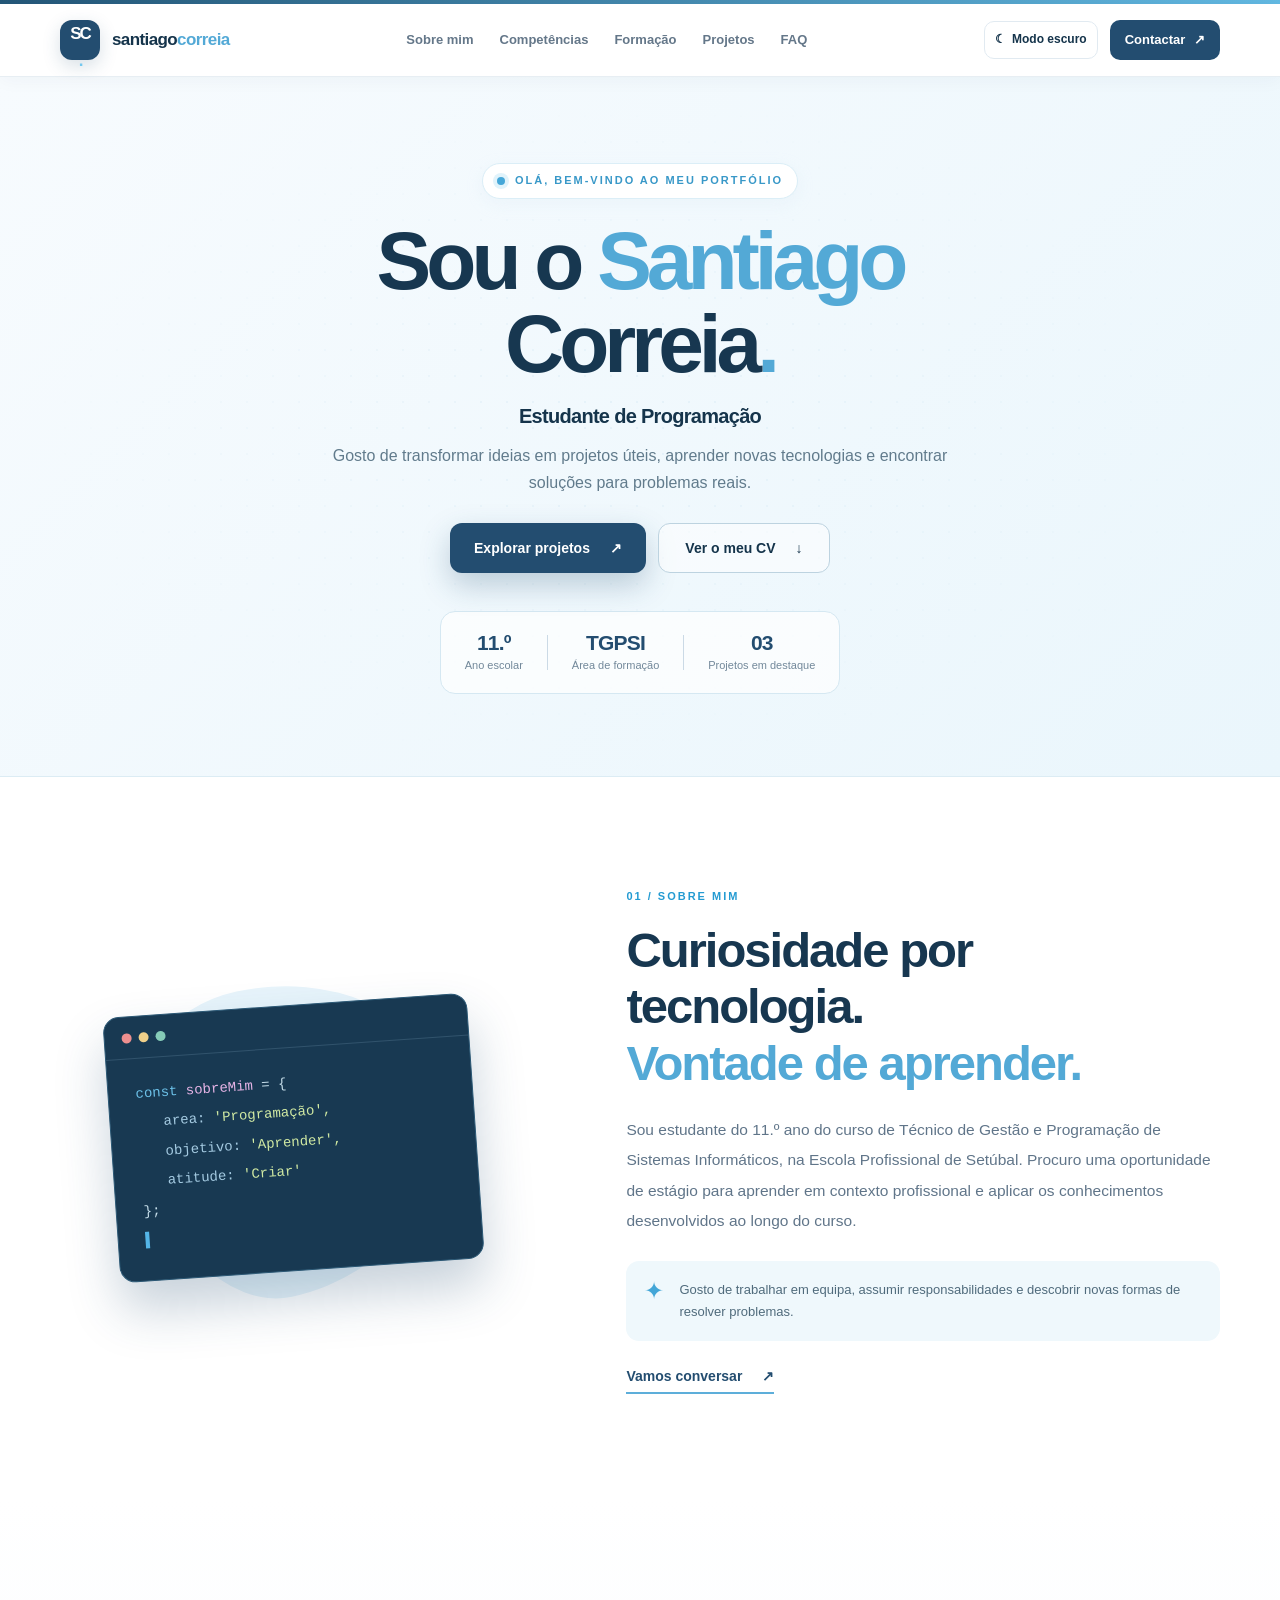
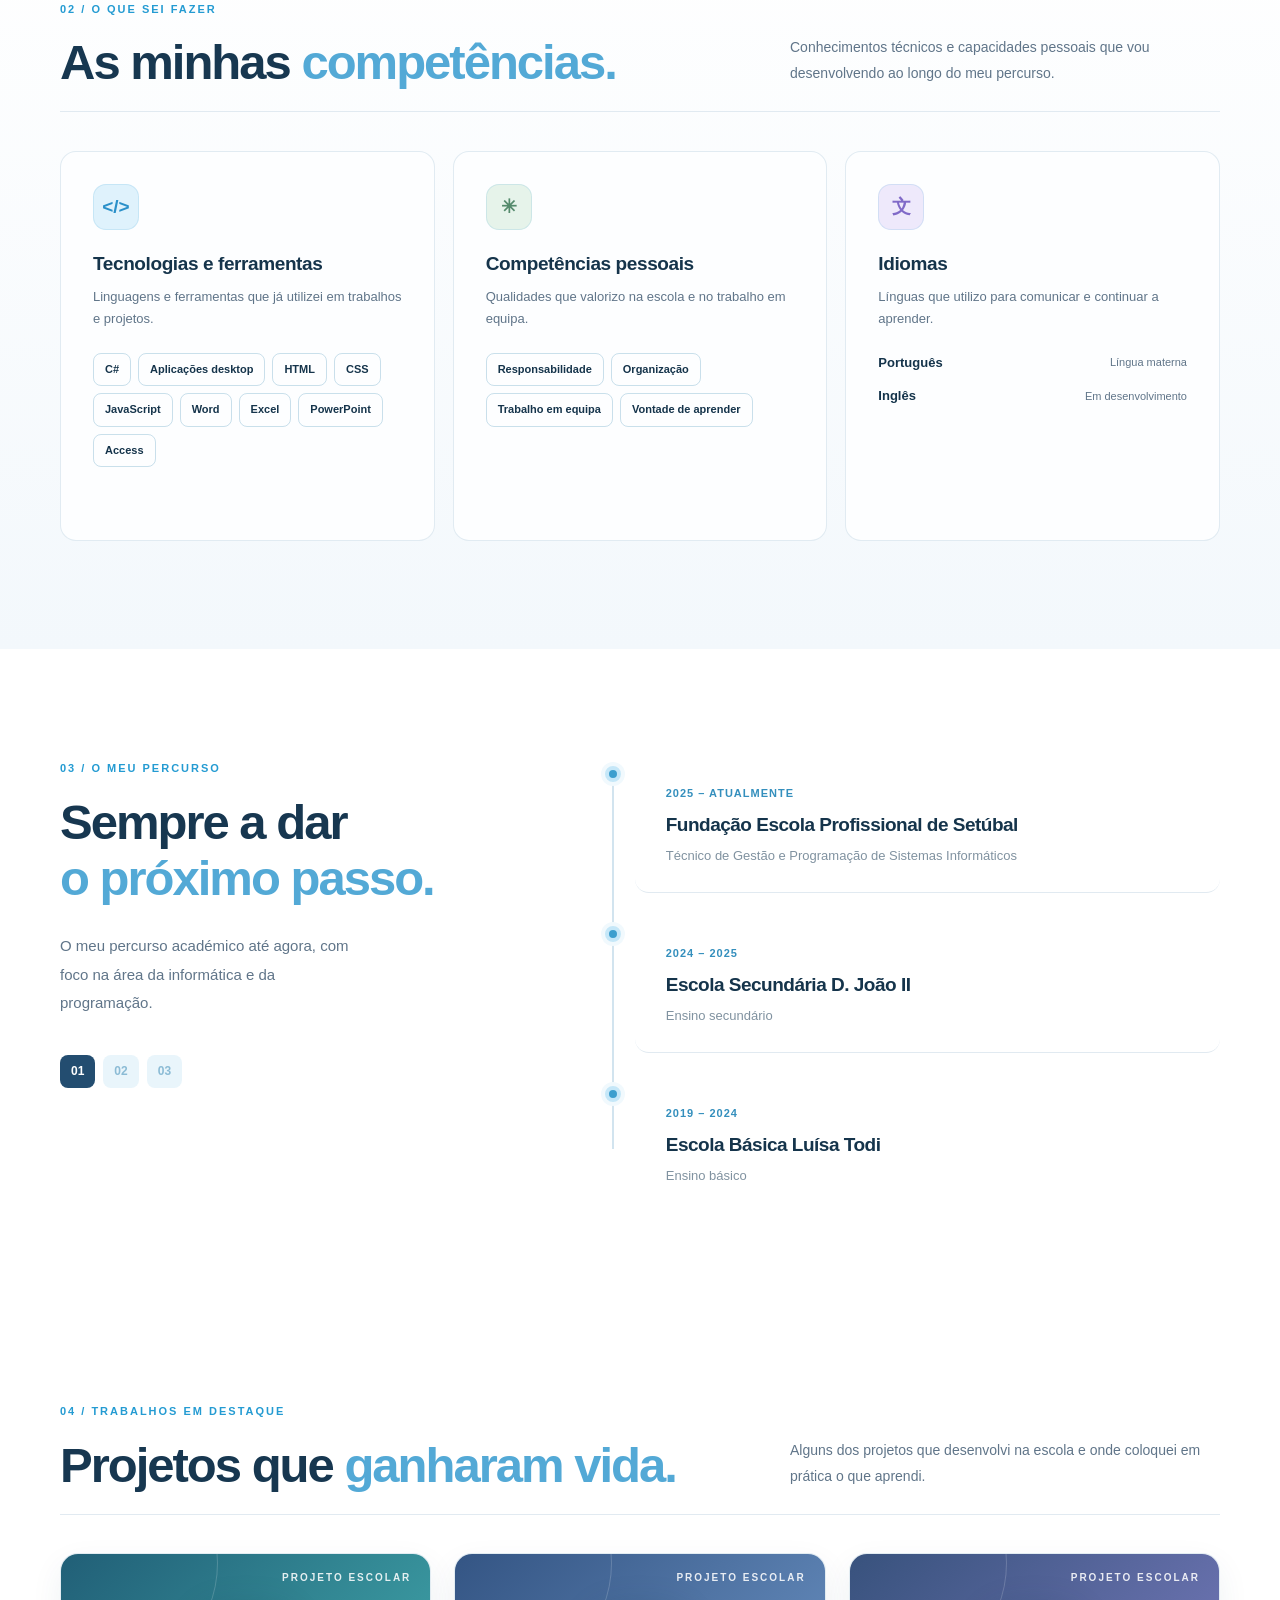
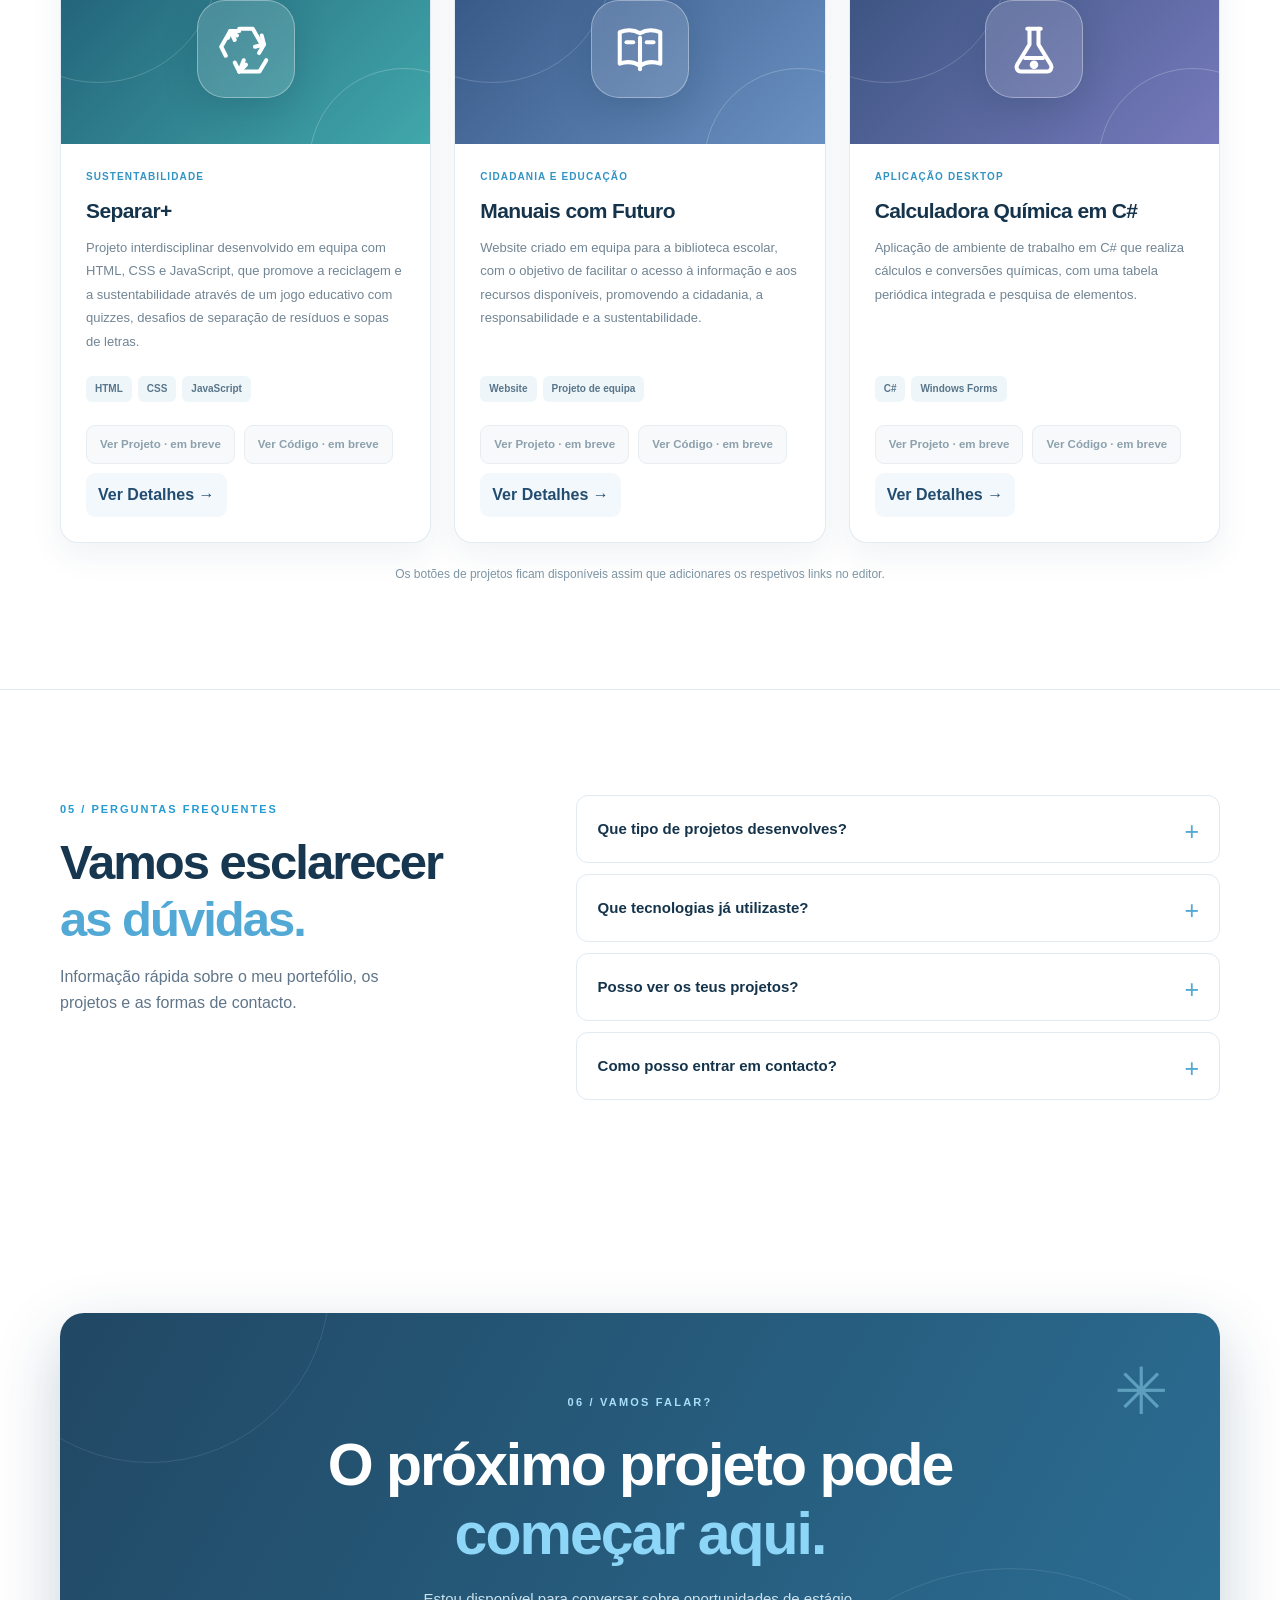
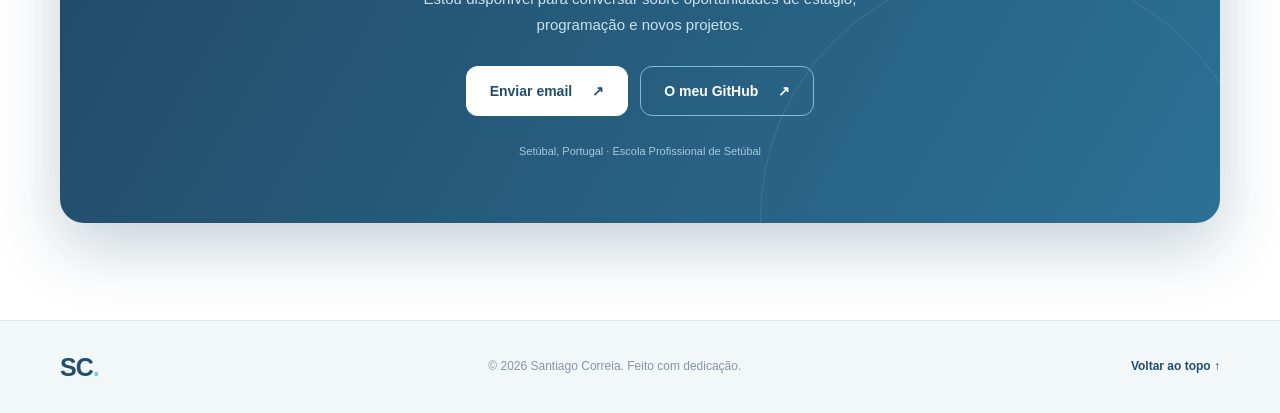
<file: index.html>
<!doctype html>
<html lang="pt-PT">
<head>
  <meta charset="utf-8">
  <meta name="viewport" content="width=device-width, initial-scale=1">
  <meta name="theme-color" content="#f8fbfd">
  <meta name="description" content="Portefólio de Santiago Correia, estudante de Gestão e Programação de Sistemas Informáticos. Conhece os seus projetos, competências e percurso académico.">
  <title>Santiago Correia — Portefólio</title>
  <link rel="icon" href="assets/icons/favicon.svg" type="image/svg+xml">
  <link rel="stylesheet" href="assets/css/style.css">
  <script defer src="assets/js/dados.js"></script>
  <script defer src="assets/js/script.js"></script>
</head>
<body>
  <a class="skip-link" href="#conteudo">Saltar para o conteúdo</a>
  <div class="announcement" aria-hidden="true"></div>
  <header class="site-header">
    <div class="container navbar">
      <a class="brand" href="#inicio" aria-label="Santiago Correia, voltar ao início"><span class="brand-mark">SC<span>.</span></span><span class="brand-name">santiago<span>correia</span></span></a>
      <nav class="desktop-nav" aria-label="Navegação principal">
        <a href="#sobre">Sobre mim</a>
        <a href="#competencias">Competências</a>
        <a href="#formacao">Formação</a>
        <a href="#projetos">Projetos</a>
        <a href="#perguntas">FAQ</a>
      </nav>
      <div class="nav-actions">
        <button id="theme-toggle" class="theme-toggle" type="button" aria-label="Ativar modo escuro" aria-pressed="false"><span aria-hidden="true">☾</span><span class="theme-label">Modo escuro</span></button>
        <a class="nav-contact" href="#contactos">Contactar <span aria-hidden="true">↗</span></a>
        <button id="menu-toggle" class="menu-toggle" type="button" aria-label="Abrir menu" aria-expanded="false" aria-controls="mobile-nav"><span></span><span></span><span></span></button>
      </div>
    </div>
    <nav id="mobile-nav" class="mobile-nav" aria-label="Navegação móvel" hidden>
      <a href="#sobre">Sobre mim</a><a href="#competencias">Competências</a><a href="#formacao">Formação</a><a href="#projetos">Projetos</a><a href="#contactos">Contactos</a>
    </nav>
  </header>

  <main id="conteudo">
    <section class="hero" id="inicio" aria-labelledby="hero-title">
      <div class="hero-dots" aria-hidden="true"></div>
      <div class="container hero-grid">
        <div class="hero-copy reveal">
          <span class="eyebrow"><span class="eyebrow-dot"></span> OLÁ, BEM-VINDO AO MEU PORTFÓLIO</span>
          <h1 id="hero-title">Sou o <span>Santiago</span><br> Correia<span class="title-period">.</span></h1>
          <p class="hero-role" id="hero-role">Estudante de Programação</p>
          <p class="hero-intro" id="hero-intro">Gosto de transformar ideias em projetos úteis, aprender novas tecnologias e encontrar soluções para problemas reais.</p>
          <div class="hero-buttons"><a class="btn btn-primary" href="#projetos">Explorar projetos <span aria-hidden="true">↗</span></a><a class="btn btn-outline" href="pages/cv.html">Ver o meu CV <span aria-hidden="true">↓</span></a></div>
          <div class="hero-facts"><div class="fact"><span class="fact-number">11.º</span><span class="fact-caption">Ano escolar</span></div><div class="fact-divider"></div><div class="fact"><span class="fact-number">TGPSI</span><span class="fact-caption">Área de formação</span></div><div class="fact-divider"></div><div class="fact"><span class="fact-number" id="project-count">03</span><span class="fact-caption">Projetos em destaque</span></div></div>
        </div>
      </div>
      <div class="hero-wave" aria-hidden="true"><svg viewBox="0 0 1440 100" preserveAspectRatio="none"><path d="M0 52C160 12 318 12 478 49S791 92 964 53 1237 8 1440 46V100H0Z" fill="#fff"></path></svg></div>
    </section>

    <section class="section about-section" id="sobre">
      <div class="container about-grid">
        <div class="section-illustration reveal" aria-hidden="true"><div class="mini-window"><div class="window-top"><i></i><i></i><i></i></div><div class="window-code"><div><em>const</em> <b>sobreMim</b> <span>= {</span></div><div class="indent"><span>area:</span> <strong>'Programação',</strong></div><div class="indent"><span>objetivo:</span> <strong>'Aprender',</strong></div><div class="indent"><span>atitude:</span> <strong>'Criar'</strong></div><div><span>}</span>;</div><div class="cursor">▍</div></div></div><div class="window-shadow"></div></div>
        <div class="reveal">
          <span class="section-kicker">01 / SOBRE MIM</span>
          <h2 class="section-title">Curiosidade por tecnologia.<br><span>Vontade de aprender.</span></h2>
          <p class="section-description" id="perfil-texto">Sou estudante do 11.º ano do curso de Técnico de Gestão e Programação de Sistemas Informáticos, na Escola Profissional de Setúbal. Procuro uma oportunidade de estágio para aprender em contexto profissional e aplicar os conhecimentos desenvolvidos ao longo do curso.</p>
          <div class="about-note"><span class="note-icon" aria-hidden="true">✦</span><span>Gosto de trabalhar em equipa, assumir responsabilidades e descobrir novas formas de resolver problemas.</span></div>
          <a href="#contactos" class="text-link">Vamos conversar <span aria-hidden="true">↗</span></a>
        </div>
      </div>
    </section>

    <section class="section skills-section" id="competencias">
      <div class="container">
        <div class="section-heading reveal"><div><span class="section-kicker">02 / O QUE SEI FAZER</span><h2 class="section-title">As minhas <span>competências.</span></h2></div><p>Conhecimentos técnicos e capacidades pessoais que vou desenvolvendo ao longo do meu percurso.</p></div>
        <div class="skills-grid">
          <article class="skill-card reveal"><div class="skill-icon skill-icon-code" aria-hidden="true">&lt;/&gt;</div><h3>Tecnologias e ferramentas</h3><p>Linguagens e ferramentas que já utilizei em trabalhos e projetos.</p><div id="skills-technical" class="pill-list"></div></article>
          <article class="skill-card reveal"><div class="skill-icon skill-icon-personal" aria-hidden="true">✳</div><h3>Competências pessoais</h3><p>Qualidades que valorizo na escola e no trabalho em equipa.</p><div id="skills-personal" class="pill-list"></div></article>
          <article class="skill-card reveal"><div class="skill-icon skill-icon-language" aria-hidden="true">文</div><h3>Idiomas</h3><p>Línguas que utilizo para comunicar e continuar a aprender.</p><div id="skills-languages" class="language-list"></div></article>
        </div>
      </div>
    </section>

    <section class="section education-section" id="formacao">
      <div class="container education-grid">
        <div class="education-heading reveal"><span class="section-kicker">03 / O MEU PERCURSO</span><h2 class="section-title">Sempre a dar<br><span>o próximo passo.</span></h2><p>O meu percurso académico até agora, com foco na área da informática e da programação.</p><div class="education-deco" aria-hidden="true"><span>01</span><span>02</span><span>03</span></div></div>
        <div id="education-list" class="timeline"></div>
      </div>
    </section>

    <section class="section projects-section" id="projetos">
      <div class="container">
        <div class="section-heading projects-heading reveal"><div><span class="section-kicker">04 / TRABALHOS EM DESTAQUE</span><h2 class="section-title">Projetos que <span>ganharam vida.</span></h2></div><p>Alguns dos projetos que desenvolvi na escola e onde coloquei em prática o que aprendi.</p></div>
        <div id="projects-grid" class="projects-grid" aria-live="polite"></div>
        <p class="projects-footnote">Os botões de projetos ficam disponíveis assim que adicionares os respetivos links no editor.</p>
      </div>
    </section>

    <section class="section faq-section" id="perguntas" aria-labelledby="faq-title">
      <div class="container faq-layout">
        <div class="faq-intro reveal"><span class="section-kicker">05 / PERGUNTAS FREQUENTES</span><h2 id="faq-title" class="section-title">Vamos esclarecer<br><span>as dúvidas.</span></h2><p>Informação rápida sobre o meu portefólio, os projetos e as formas de contacto.</p></div>
        <div class="faq-list reveal">
          <details class="faq-item"><summary>Que tipo de projetos desenvolves?</summary><p>Desenvolvo projetos escolares e pessoais relacionados com programação, websites e aplicações desktop.</p></details>
          <details class="faq-item"><summary>Que tecnologias já utilizaste?</summary><p>Tenho experiência com HTML, CSS, JavaScript e C#, além de várias ferramentas de produtividade.</p></details>
          <details class="faq-item"><summary>Posso ver os teus projetos?</summary><p>Sim. Na secção Projetos podes abrir os trabalhos publicados assim que os respetivos links forem adicionados.</p></details>
          <details class="faq-item"><summary>Como posso entrar em contacto?</summary><p>Podes usar o botão de email no final desta página para entrares em contacto comigo.</p></details>
        </div>
      </div>
    </section>

    <section class="section contact-section" id="contactos">
      <div class="container contact-panel reveal">
        <div class="contact-drawing" aria-hidden="true">✳</div>
        <span class="contact-eyebrow">06 / VAMOS FALAR?</span>
        <h2>O próximo projeto pode<br><em>começar aqui.</em></h2>
        <p>Estou disponível para conversar sobre oportunidades de estágio, programação e novos projetos.</p>
        <div class="contact-actions"><a id="email-link" class="btn btn-white" href="mailto:scorreia.11638@alunos.eps.pt">Enviar email <span aria-hidden="true">↗</span></a><a id="github-link" class="btn btn-outline-white" href="#" target="_blank" rel="noopener noreferrer" hidden>O meu GitHub <span aria-hidden="true">↗</span></a></div>
        <span class="contact-fine">Setúbal, Portugal · Escola Profissional de Setúbal</span>
      </div>
    </section>
  </main>
  <dialog id="project-dialog" class="project-dialog" aria-labelledby="dialog-title">
    <div class="dialog-header"><span class="section-kicker">DETALHES DO PROJETO</span><button id="dialog-close" class="dialog-close" type="button" aria-label="Fechar detalhes">×</button></div>
    <h2 id="dialog-title"></h2><p id="dialog-description"></p><div id="dialog-tech" class="project-tags"></div><div id="dialog-links" class="dialog-links"></div>
  </dialog>
  <footer class="site-footer"><div class="container footer-inner"><a class="footer-brand" href="#inicio">SC<span>.</span></a><span>© <span id="year"></span> Santiago Correia. Feito com dedicação.</span><a href="#inicio" class="back-top">Voltar ao topo ↑</a></div></footer>
</body>
</html>
</file>
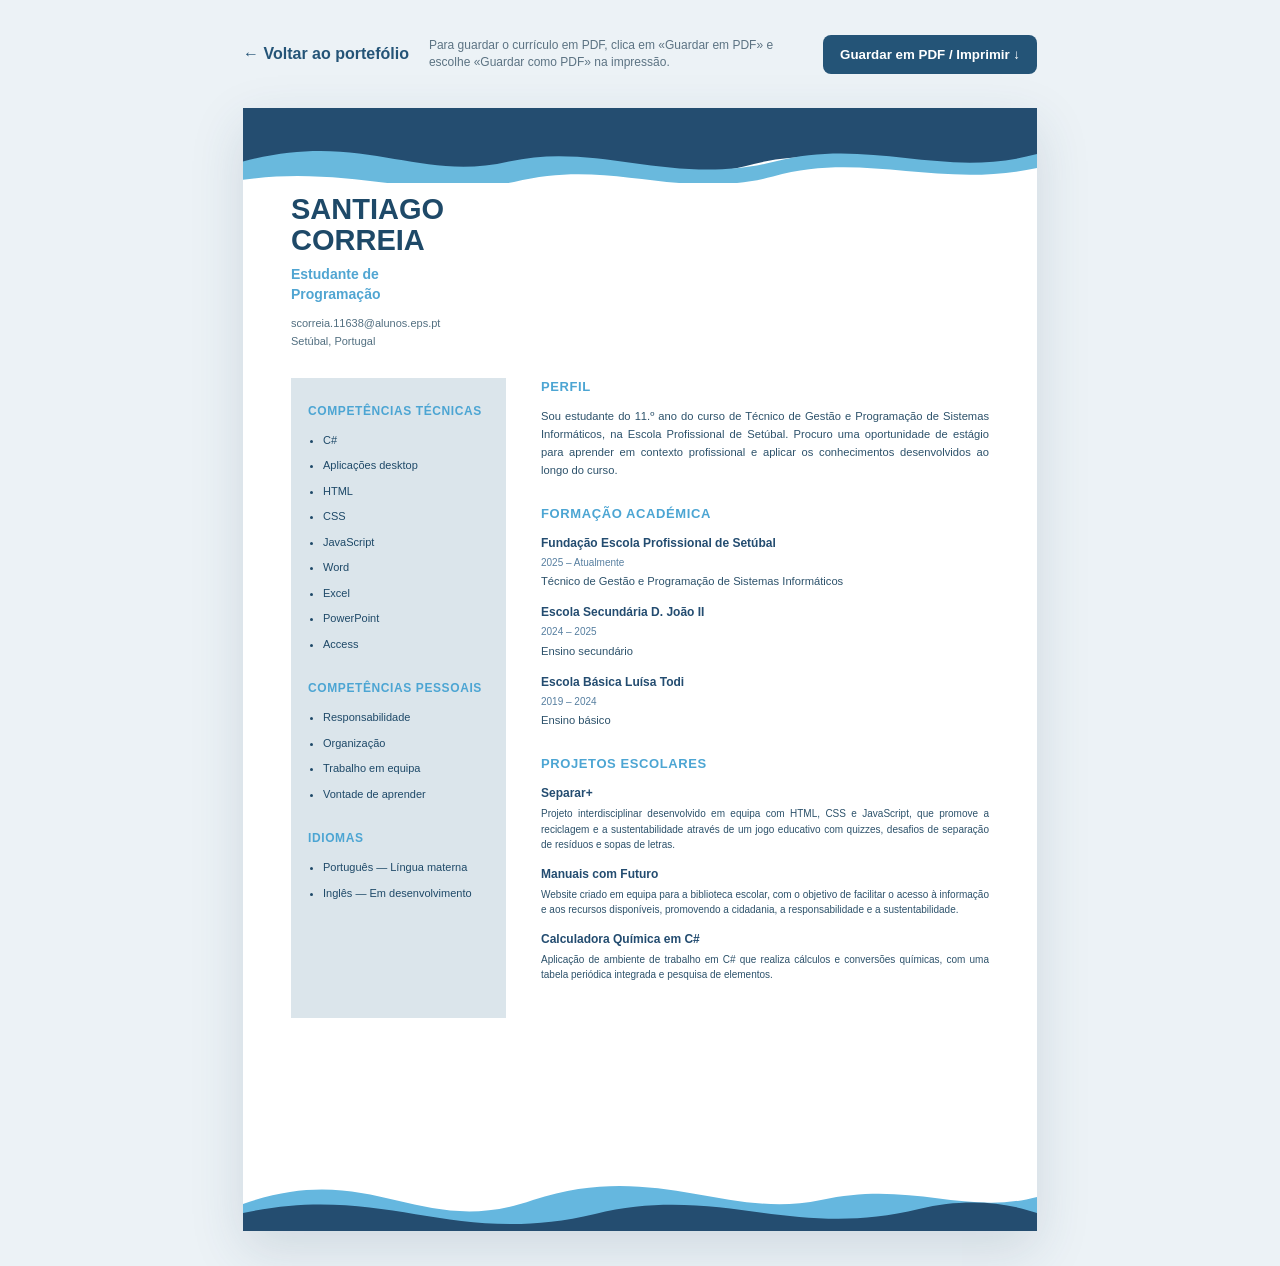
<file: pages/cv.html>
<!doctype html>
<html lang="pt-PT">
<head>
  <meta charset="utf-8"><meta name="viewport" content="width=device-width,initial-scale=1">
  <meta name="robots" content="noindex,nofollow">
  <title>Currículo — Santiago Correia</title>
  <link rel="icon" href="../assets/icons/favicon.svg" type="image/svg+xml">
  <link rel="stylesheet" href="../assets/css/cv.css">
  <script defer src="../assets/js/dados.js"></script><script defer src="../assets/js/cv.js"></script>
</head>
<body>
  <div class="print-tools"><a href="../index.html">← Voltar ao portefólio</a><p>Para guardar o currículo em PDF, clica em «Guardar em PDF» e escolhe «Guardar como PDF» na impressão.</p><button type="button" onclick="window.print()">Guardar em PDF / Imprimir ↓</button></div>
  <main class="page">
    <div class="top-wave"><svg viewBox="0 0 794 70" preserveAspectRatio="none" aria-hidden="true"><path fill="#244d70" d="M0 0h794v47c-100 30-182-18-282 5-97 25-188-11-297 6C130 71 55 44 0 53Z"/><path fill="#69b9dd" d="M0 50c120-30 174 20 266 0 89-19 165 24 266 0 96-23 167 17 262-7v13c-100 20-173-16-264 8-96 23-161-18-259 5-97 18-163-16-271-2Z"/></svg></div>
    <div class="cv-header"><div><h1 id="cv-name">Santiago Correia</h1><p class="job-title" id="cv-title">Estudante de Programação</p><p class="contact-line" id="cv-email"></p><p class="contact-line">Setúbal, Portugal</p><p class="contact-line" id="cv-github" hidden></p></div></div>
    <div class="cv-layout"><aside class="cv-sidebar"><section><h2>Competências técnicas</h2><ul id="cv-tech"></ul></section><section><h2>Competências pessoais</h2><ul id="cv-personal"></ul></section><section><h2>Idiomas</h2><ul id="cv-languages"></ul></section></aside>
    <div class="cv-main"><section><h2>Perfil</h2><p id="cv-profile"></p></section><section><h2>Formação académica</h2><div id="cv-education"></div></section><section><h2>Projetos escolares</h2><div id="cv-projects"></div></section></div></div>
    <div class="bottom-wave"><svg viewBox="0 0 794 55" preserveAspectRatio="none" aria-hidden="true"><path fill="#65b7df" d="M0 28C130-18 176 64 290 24c122-40 193 20 288 0C669 4 722 40 794 21v34H0Z"/><path fill="#244d70" d="M0 37c142-31 209 35 352 1 124-30 197 26 324-5 45-11 86-7 118 4v18H0Z"/></svg></div>
  </main>
</body>
</html>
</file>
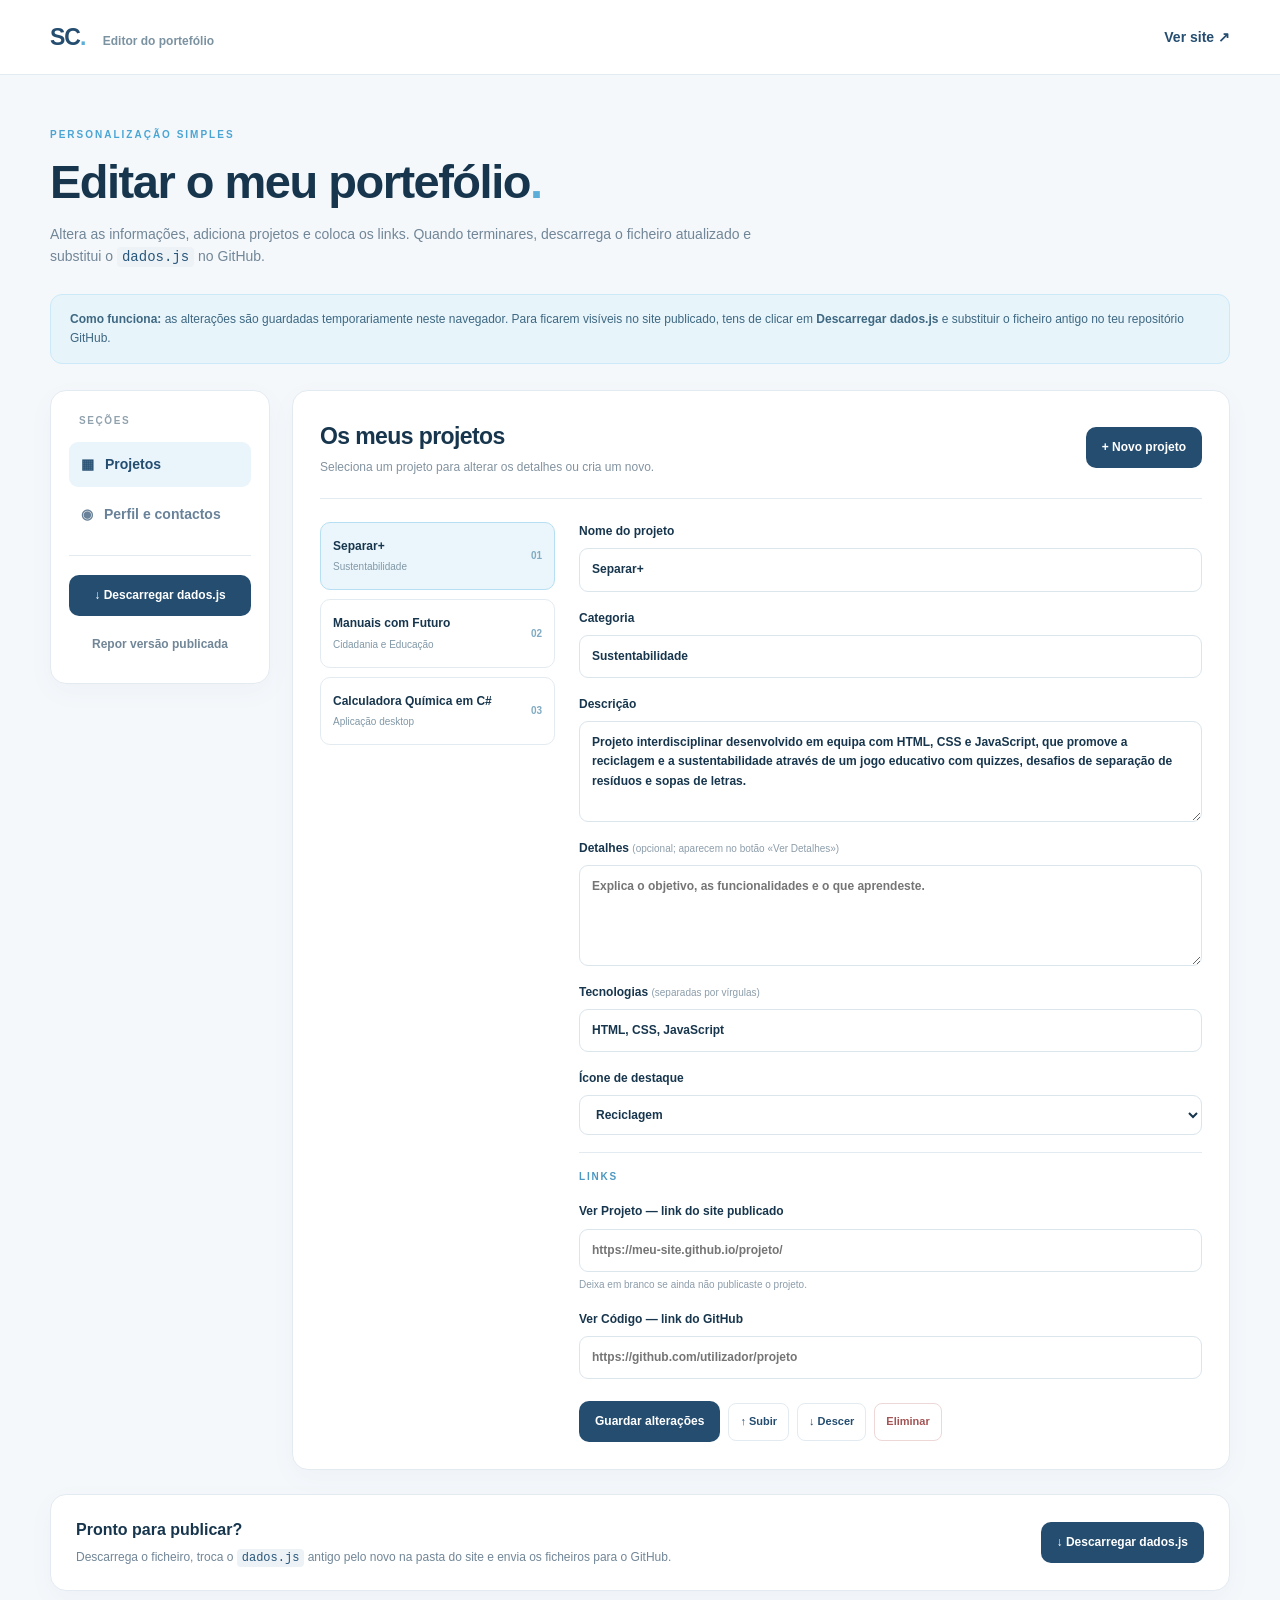
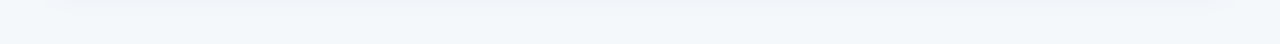
<file: pages/editar.html>
<!doctype html>
<html lang="pt-PT">
<head>
  <meta charset="utf-8"><meta name="viewport" content="width=device-width, initial-scale=1">
  <meta name="robots" content="noindex,nofollow">
  <title>Editor de portefólio — Santiago Correia</title>
  <link rel="icon" href="../assets/icons/favicon.svg" type="image/svg+xml">
  <link rel="stylesheet" href="../assets/css/editor.css">
  <script defer src="../assets/js/dados.js"></script><script defer src="../assets/js/editor.js"></script>
</head>
<body>
  <header class="editor-header"><div class="wrap header-inner"><div class="logo">SC<span>.</span> <small>Editor do portefólio</small></div><a href="../index.html" target="_blank" rel="noopener noreferrer">Ver site ↗</a></div></header>
  <main class="wrap">
    <div class="intro"><span class="eyebrow">PERSONALIZAÇÃO SIMPLES</span><h1>Editar o meu portefólio<span>.</span></h1><p>Altera as informações, adiciona projetos e coloca os links. Quando terminares, descarrega o ficheiro atualizado e substitui o <code>dados.js</code> no GitHub.</p></div>
    <div class="notice"><strong>Como funciona:</strong> as alterações são guardadas temporariamente neste navegador. Para ficarem visíveis no site publicado, tens de clicar em <b>Descarregar dados.js</b> e substituir o ficheiro antigo no teu repositório GitHub.</div>
    <div class="editor-layout">
      <aside class="sidebar">
        <div class="sidebar-title">SEÇÕES</div>
        <button type="button" id="nav-projects" class="side-btn active">▦ <span>Projetos</span></button>
        <button type="button" id="nav-profile" class="side-btn">◉ <span>Perfil e contactos</span></button>
        <div class="sidebar-divider"></div>
        <button type="button" id="export-side" class="export-btn">↓ Descarregar dados.js</button>
        <button type="button" id="reset" class="reset-btn">Repor versão publicada</button>
      </aside>
      <section class="editor-panel" id="projects-panel">
        <div class="panel-title"><div><h2>Os meus projetos</h2><p>Seleciona um projeto para alterar os detalhes ou cria um novo.</p></div><button id="add-project" class="btn-primary" type="button">+ Novo projeto</button></div>
        <div class="project-editor-grid"><div class="project-list" id="project-list" aria-label="Lista de projetos"></div>
          <form id="project-form" class="form" novalidate>
            <label>Nome do projeto<input type="text" id="p-title" placeholder="Ex.: Separar+" required maxlength="100"></label>
            <label>Categoria<input type="text" id="p-category" placeholder="Ex.: Sustentabilidade" maxlength="80"></label>
            <label>Descrição<textarea id="p-description" rows="4" placeholder="O que faz o projeto?"></textarea></label>
            <label>Detalhes <small>(opcional; aparecem no botão «Ver Detalhes»)</small><textarea id="p-details" rows="4" placeholder="Explica o objetivo, as funcionalidades e o que aprendeste."></textarea></label>
            <label>Tecnologias <small>(separadas por vírgulas)</small><input type="text" id="p-tech" placeholder="HTML, CSS, JavaScript"></label>
            <label>Ícone de destaque<select id="p-icon"><option value="reciclagem">Reciclagem</option><option value="livro">Livro</option><option value="quimica">Química</option><option value="outro">Código / Outro</option></select></label>
            <div class="field-divider"><span>LINKS</span></div>
            <label>Ver Projeto — link do site publicado<input type="url" id="p-url" placeholder="https://meu-site.github.io/projeto/"><small>Deixa em branco se ainda não publicaste o projeto.</small></label>
            <label>Ver Código — link do GitHub<input type="url" id="p-code" placeholder="https://github.com/utilizador/projeto"></label>
            <div class="form-actions"><button class="btn-primary" id="save-project" type="submit">Guardar alterações</button><button class="btn-plain" id="move-up" type="button">↑ Subir</button><button class="btn-plain" id="move-down" type="button">↓ Descer</button><button class="btn-danger" id="delete-project" type="button">Eliminar</button></div>
          </form>
        </div>
      </section>
      <section class="editor-panel" id="profile-panel" hidden>
        <div class="panel-title"><div><h2>Perfil e contactos</h2><p>Informações que aparecem no portefólio e no currículo para impressão.</p></div></div>
        <form id="profile-form" class="form profile-form">
          <label>Nome<input id="u-name" type="text" maxlength="100"></label>
          <label>O que fazes? <small>(texto principal)</small><input id="u-title" type="text" maxlength="120"></label>
          <label>Apresentação curta<textarea id="u-intro" rows="3"></textarea></label>
          <label>Perfil<textarea id="u-about" rows="6"></textarea></label>
          <label>Email para contacto<input id="u-email" type="email" placeholder="email@exemplo.pt"></label>
          <label>Perfil de GitHub <small>(opcional)</small><input id="u-github" type="url" placeholder="https://github.com/o-teu-utilizador"></label>
          <p class="privacy">Atenção: tudo o que publicares neste site será público. É preferível não acrescentar morada de casa, número pessoal ou outros dados privados.</p>
          <button type="submit" class="btn-primary">Guardar perfil</button>
        </form>
      </section>
    </div>
    <div class="bottom-box"><div><h3>Pronto para publicar?</h3><p>Descarrega o ficheiro, troca o <code>dados.js</code> antigo pelo novo na pasta do site e envia os ficheiros para o GitHub.</p></div><button id="export-bottom" type="button" class="btn-primary">↓ Descarregar dados.js</button></div>
    <div id="message" class="toast" role="status" aria-live="polite" hidden></div>
  </main>
</body>
</html>
</file>
<file: assets/css/style.css>
:root{--navy:#234d70;--deep:#173750;--blue:#53a9d6;--sky:#d9f0fc;--pale:#f3f8fc;--ink:#15344b;--muted:#607589;--line:#e1eaf1;--white:#fff;--shadow:0 24px 70px rgba(20,58,82,.12)}
*,*::before,*::after{box-sizing:border-box}
html{scroll-behavior:smooth;scroll-padding-top:92px}
body{margin:0;color:var(--ink);background:#fff;font-family:Inter,"Segoe UI",Arial,sans-serif;font-size:16px;line-height:1.6;-webkit-font-smoothing:antialiased}
a{color:inherit;text-decoration:none}button,input,textarea{font:inherit}button{cursor:pointer}img{max-width:100%;display:block}::selection{background:#a4daf4;color:#112b41}
:focus-visible{outline:3px solid #55b7ed;outline-offset:4px}
.container{width:min(1160px,calc(100% - 48px));margin-inline:auto}
.skip-link{position:absolute;left:16px;top:-70px;padding:10px 18px;background:white;color:var(--deep);z-index:1000;border-radius:10px}.skip-link:focus{top:12px}
.announcement{height:7px;background:linear-gradient(90deg,var(--navy) 10%,#3b91bb 65%,#78c5e5)}
.site-header{position:sticky;top:0;z-index:100;background:rgba(255,255,255,.93);backdrop-filter:blur(18px);border-bottom:1px solid rgba(225,234,241,.8)}
.navbar{height:80px;display:flex;align-items:center;justify-content:space-between;gap:24px}
.brand{display:flex;align-items:center;gap:12px}.brand-mark{width:46px;height:46px;border-radius:14px;background:var(--navy);display:grid;place-items:center;color:white;font-weight:850;letter-spacing:-2px;font-size:19px;box-shadow:0 6px 18px #234d702d}.brand-mark span,.footer-brand span{color:#74c8ef}.brand-name{font-weight:800;letter-spacing:-.6px;font-size:17px}.brand-name span{color:var(--blue)}
.desktop-nav{display:flex;gap:32px;align-items:center}.desktop-nav a{font-size:13.5px;font-weight:700;color:#647789;transition:color .2s}.desktop-nav a:hover{color:var(--navy)}
.nav-actions{display:flex;align-items:center;gap:12px}.nav-contact{background:var(--navy);color:#fff;font-size:13px;font-weight:750;padding:12px 19px;border-radius:11px;transition:transform .2s,background .2s}.nav-contact:hover{transform:translateY(-2px);background:#356e99}.nav-contact span{margin-left:5px}
.menu-toggle{display:none;background:transparent;border:0;width:42px;height:42px;padding:11px}.menu-toggle span{display:block;height:2px;width:100%;background:var(--navy);margin:5px 0;border-radius:8px}.mobile-nav{display:grid;gap:0;padding:0 24px 16px;background:white;border-top:1px solid var(--line)}.mobile-nav[hidden]{display:none}.mobile-nav a{display:block;padding:12px;border-bottom:1px solid var(--line);font-weight:700}
.hero{position:relative;overflow:hidden;background:linear-gradient(120deg,#f3f9fd,#eaf5fb 60%,#f9fcfe);min-height:668px;isolation:isolate}.hero-grid{display:grid;grid-template-columns:1.06fr .94fr;gap:35px;align-items:center;padding:91px 0 115px;position:relative;z-index:1}.hero-dots{position:absolute;inset:0;background-image:radial-gradient(#b9d9eb 1.2px,transparent 1.2px);background-size:26px 26px;opacity:.38;mask-image:linear-gradient(90deg,transparent 45%,#000 100%)}
.eyebrow,.section-kicker{display:inline-flex;align-items:center;gap:10px;letter-spacing:2px;font-weight:850;font-size:11px;color:#3898c8}.eyebrow{background:#fff;border:1px solid #dbeef7;border-radius:50px;padding:8px 14px;box-shadow:0 5px 15px #dbeaf344}.eyebrow-dot{width:8px;height:8px;background:#46a7d8;border-radius:50%;box-shadow:0 0 0 4px #e1f3fb}
.hero h1{font-size:clamp(58px,6.45vw,93px);line-height:.99;letter-spacing:-6px;margin:25px 0 16px;font-weight:850;color:var(--deep)}.hero h1>span:first-child{color:var(--blue)}.title-period{color:var(--blue)}.hero-role{font-size:22px;letter-spacing:-.7px;font-weight:750;margin:0 0 14px}.hero-intro{max-width:495px;color:#617b8c;font-size:16px;line-height:1.85;margin:0}.hero-buttons{display:flex;flex-wrap:wrap;gap:12px;margin-top:30px}.btn{min-height:50px;display:inline-flex;justify-content:center;align-items:center;gap:20px;font-size:14px;font-weight:800;padding:13px 23px;border-radius:12px;transition:transform .2s,box-shadow .2s,background .2s;border:1px solid transparent}.btn:hover{transform:translateY(-3px)}.btn-primary{background:var(--navy);color:white;box-shadow:0 12px 30px #204e7042}.btn-primary:hover{background:#326c94}.btn-outline{border-color:#bdd3e0;background:rgba(255,255,255,.55)}.btn-outline:hover{background:white;box-shadow:0 8px 22px #315c7d1c}
.hero-facts{display:flex;align-items:center;gap:24px;margin-top:44px}.fact{display:flex;flex-direction:column;gap:2px}.fact-number{font-size:23px;line-height:1.2;font-weight:850;letter-spacing:-.8px;color:var(--navy)}.fact-caption{font-size:11px;color:#72889a;white-space:nowrap}.fact-divider{height:35px;width:1px;background:#cbdae6}
.hero-visual{position:relative;height:488px;display:flex;align-items:center;justify-content:center}.portrait-halo{position:absolute;inset:25px 5px 20px 50px;border-radius:50%;border:2px dashed #b3d9ea;transform:rotate(15deg)}.portrait-back{position:absolute;width:370px;height:430px;background:linear-gradient(145deg,#60b5db,#2d6790);border-radius:38% 62% 58% 42% / 35% 39% 61% 65%;transform:rotate(10deg) translate(7px,4px);box-shadow:var(--shadow)}
.portrait-frame{height:405px;width:354px;overflow:hidden;position:relative;border-radius:40% 60% 56% 44% / 30% 38% 62% 70%;border:9px solid #fff;box-shadow:0 24px 55px #1b50702e;transform:rotate(-4deg);background:#d6d6d6}.portrait-frame img{width:100%;height:100%;object-fit:cover;transform:scale(1.16) rotate(4deg);object-position:center 50%}
.floating-label{position:absolute;z-index:2;display:flex;align-items:center;gap:12px;padding:13px 17px;background:#fff;border:1px solid #e6eff5;border-radius:16px;box-shadow:0 15px 35px rgba(31,78,106,.13)}.floating-label b,.floating-label small{display:block}.floating-label b{font-size:12px;line-height:1.4}.floating-label small{font-size:10px;color:#7e8f9e;margin-top:3px}.floating-label-top{top:47px;left:-12px;transform:rotate(-7deg)}.floating-label-bottom{bottom:18px;right:-3px;transform:rotate(4deg)}.float-icon{height:38px;width:38px;display:grid;place-items:center;border-radius:11px;background:#e6f5fc;color:#2e93c3;font-size:14px;font-weight:900}.status-bubble{height:13px;width:13px;border-radius:50%;background:#55bf96;box-shadow:0 0 0 6px #e4f9ef;margin:0 10px}.ornament{position:absolute;font-weight:800;color:#70bfe4}.ornament-one{right:18px;top:18px;font-size:34px}.ornament-two{left:16px;bottom:50px;font-size:37px}.hero-wave{position:absolute;bottom:-2px;left:0;right:0;height:83px}.hero-wave svg{display:block;width:100%;height:100%}
.section{padding:105px 0}.section-kicker{margin-bottom:16px}.section-title{font-size:clamp(33px,4vw,49px);letter-spacing:-2px;line-height:1.16;color:var(--deep);font-weight:850;margin:0}.section-title span{color:var(--blue)}.section-description{color:var(--muted);font-size:15.5px;line-height:1.95;margin:23px 0 25px}
.about-grid{display:grid;grid-template-columns:.88fr 1.12fr;align-items:center;gap:100px}.section-illustration{min-height:345px;position:relative;display:flex;align-items:center;justify-content:center}.section-illustration:before{content:"";width:310px;height:310px;border-radius:42% 58% 61% 39% / 38% 43% 57% 62%;background:#e7f4fb;position:absolute;transform:rotate(-12deg)}.mini-window{width:min(100%,365px);position:relative;z-index:1;background:#183952;border:1px solid #2b5875;border-radius:16px;box-shadow:0 28px 50px #234c7040;transform:rotate(-4deg)}.window-top{height:42px;display:flex;align-items:center;gap:7px;padding:0 17px;border-bottom:1px solid #31536c}.window-top i{width:10px;height:10px;background:#ed8f8f;border-radius:50%}.window-top i:nth-child(2){background:#efd08a}.window-top i:nth-child(3){background:#85cbb7}.window-code{font:14px/2.1 Consolas,monospace;color:#c7dfeb;padding:21px 27px 25px;white-space:nowrap}.window-code em{font-style:normal;color:#6cc1e8}.window-code b{font-weight:normal;color:#e6b4e6}.window-code .indent{padding-left:26px}.window-code .indent span{color:#a4cae1}.window-code strong{color:#d0e9a3;font-weight:400}.window-code .cursor{color:#54b6e8}.about-note{display:flex;gap:15px;align-items:flex-start;padding:18px;border-radius:13px;background:#eff8fc;color:#506b7c;font-size:13px;line-height:1.7}.note-icon{font-size:24px;color:#43a6d7;line-height:1}.text-link{margin-top:24px;display:inline-flex;gap:20px;align-items:center;font-weight:850;font-size:14px;color:var(--navy);border-bottom:2px solid #5daeda;padding-bottom:4px}
.skills-section{background:#f4f8fb}.section-heading{display:flex;align-items:end;justify-content:space-between;gap:50px;margin-bottom:39px}.section-heading>p{font-size:14px;max-width:335px;color:var(--muted);margin:0 0 4px;line-height:1.85}.skills-grid{display:grid;grid-template-columns:1fr 1fr 1fr;gap:22px}.skill-card{background:white;border:1px solid #e4edf3;border-radius:19px;padding:32px;min-height:295px;box-shadow:0 6px 20px #1f4c6a0a;transition:transform .25s,box-shadow .25s}.skill-card:hover{transform:translateY(-6px);box-shadow:0 15px 35px #1c4e6d16}.skill-icon{width:50px;height:50px;border-radius:15px;display:grid;place-items:center;font-weight:900;font-size:19px;margin-bottom:22px}.skill-icon-code{background:#e4f3fd;color:#2a90c9}.skill-icon-personal{background:#eaf2e9;color:#548a6c}.skill-icon-language{background:#eeeaf9;color:#806ac8}.skill-card h3{font-size:18px;letter-spacing:-.4px;margin:0 0 8px}.skill-card p{color:#7c8e9a;font-size:13px;line-height:1.7;min-height:45px;margin:0 0 21px}.pill-list{display:flex;gap:8px;flex-wrap:wrap}.pill{background:#f0f6fa;border:1px solid #e0edf3;color:#355b75;padding:6px 10px;border-radius:7px;font-size:11px;font-weight:750}.language-list{display:grid;gap:12px}.language-row{display:flex;justify-content:space-between;align-items:center;gap:8px;font-size:12px}.language-row strong{font-size:13px}.language-row span{color:#8094a3}
.education-grid{display:grid;grid-template-columns:.85fr 1.15fr;gap:90px}.education-heading>p{max-width:300px;font-size:15px;color:var(--muted);line-height:1.9;margin:25px 0}.education-deco{margin-top:37px;display:flex;gap:8px}.education-deco span{border-radius:8px;background:#e9f5fb;color:#8bbbd5;font-size:12px;font-weight:800;padding:7px 11px}.education-deco span:first-child{background:var(--navy);color:white}.timeline{position:relative;padding-left:30px}.timeline:before{content:"";position:absolute;top:19px;bottom:38px;left:7px;width:2px;background:#d2e4ef}.timeline-item{position:relative;border-bottom:1px solid var(--line);padding:7px 0 28px;margin-bottom:21px}.timeline-item:last-child{border-bottom:0;margin-bottom:0;padding-bottom:0}.timeline-item:before{content:"";position:absolute;left:-30px;top:12px;width:16px;height:16px;border-radius:50%;border:4px solid #c5e7f8;background:#3e9fce;box-shadow:0 0 0 4px #f1f9fd}.timeline-time{display:inline-block;color:#348fbd;font-size:11px;font-weight:850;letter-spacing:1px;text-transform:uppercase;margin-bottom:10px}.timeline h3{font-size:19px;line-height:1.3;letter-spacing:-.5px;margin:0 0 9px}.timeline p{font-size:13px;color:#8092a0;margin:0}
.projects-section{background:#f5f9fc}.projects-heading{margin-bottom:38px}.projects-grid{display:grid;grid-template-columns:repeat(3,minmax(0,1fr));gap:23px}.project-card{background:white;border:1px solid #e1ebf1;border-radius:18px;overflow:hidden;display:flex;flex-direction:column;box-shadow:0 7px 28px rgba(28,66,91,.055);transition:transform .25s,box-shadow .25s}.project-card:hover{transform:translateY(-5px);box-shadow:0 18px 40px rgba(28,66,91,.13)}.project-cover{height:171px;position:relative;overflow:hidden;display:grid;place-items:center}.project-cover:before{content:"";position:absolute;width:240px;height:240px;border-radius:50%;border:1px solid rgba(255,255,255,.18);left:-83px;top:-111px}.project-cover:after{content:"";position:absolute;width:190px;height:190px;border-radius:50%;border:1px solid rgba(255,255,255,.22);right:-69px;bottom:-114px}.project-cover.reciclagem{background:linear-gradient(135deg,#215f77,#41a8ab)}.project-cover.livro{background:linear-gradient(135deg,#345584,#6a91c2)}.project-cover.quimica{background:linear-gradient(135deg,#38527d,#777abc)}.project-cover.outro{background:linear-gradient(135deg,#285776,#4ba1ce)}.cover-icon{position:relative;z-index:1;display:grid;place-items:center;width:98px;height:98px;border:1px solid rgba(255,255,255,.35);border-radius:28px;background:rgba(255,255,255,.14);backdrop-filter:blur(7px);box-shadow:0 9px 35px #122f4430}.cover-icon svg{width:54px;height:54px;stroke:#fff;fill:none;stroke-width:1.8;stroke-linecap:round;stroke-linejoin:round}.cover-code{position:absolute;top:16px;right:19px;font-size:10px;letter-spacing:2px;color:#fffd;font-weight:750}.project-body{padding:25px 25px 23px;display:flex;flex:1;flex-direction:column}.project-category{text-transform:uppercase;letter-spacing:1.7px;color:#3394c4;font-size:10px;font-weight:850}.project-body h3{font-size:21px;letter-spacing:-.6px;line-height:1.3;margin:12px 0}.project-body>p{font-size:13px;line-height:1.8;color:#718594;margin:0 0 23px;flex:1}.project-tags{display:flex;flex-wrap:wrap;gap:6px;margin-bottom:23px}.project-tags span{font-size:10px;font-weight:750;border-radius:6px;background:#eff6fa;color:#58758a;padding:5px 9px}.project-links{display:flex;gap:9px;flex-wrap:wrap}.project-link{display:inline-flex;align-items:center;justify-content:center;gap:7px;min-height:39px;padding:8px 13px;border:1px solid #d4e5ef;border-radius:9px;font-weight:850;font-size:11.5px;transition:background .2s,transform .2s}.project-link.primary{background:var(--navy);color:white;border-color:var(--navy)}.project-link.primary:hover{background:#35739e;transform:translateY(-2px)}.project-link.secondary:hover{background:#edf6fb}.project-link.is-disabled{background:#f7f9fa;color:#8ca0ad;border-color:#e7edf1;cursor:not-allowed}.projects-footnote{font-size:12px;color:#7e96a5;margin:22px 0 0;text-align:center}
.contact-section{padding:97px 0}.contact-panel{position:relative;overflow:hidden;border-radius:24px;text-align:center;padding:75px 24px 62px;background:linear-gradient(120deg,#214864,#2c7096);color:white}.contact-panel:before,.contact-panel:after{position:absolute;content:"";border:1px solid rgba(255,255,255,.10);border-radius:50%;width:360px;height:360px}.contact-panel:before{top:-210px;left:-90px}.contact-panel:after{bottom:-245px;right:-40px}.contact-drawing{position:absolute;top:27px;right:52px;font-size:65px;color:#88cee8;opacity:.55}.contact-eyebrow{font-size:11px;font-weight:850;letter-spacing:2.2px;color:#a7dff6}.contact-panel h2{font-size:clamp(35px,5vw,59px);letter-spacing:-2px;line-height:1.16;margin:18px 0}.contact-panel h2 em{font-style:normal;color:#8ed6f7}.contact-panel p{max-width:510px;color:#cbe2ed;line-height:1.75;font-size:15px;margin:0 auto 27px}.contact-actions{display:flex;flex-wrap:wrap;justify-content:center;gap:12px}.btn-white{background:white;color:var(--navy)}.btn-outline-white{background:transparent;border-color:#80bbd7;color:white}.btn-outline-white:hover{background:#ffffff1a}.contact-fine{display:block;font-size:11px;color:#a7c9da;margin-top:27px}
.site-footer{background:#f2f7fa;border-top:1px solid #e5eef4}.footer-inner{min-height:98px;display:flex;align-items:center;justify-content:space-between;gap:20px}.footer-brand{font-size:25px;font-weight:900;color:var(--navy);letter-spacing:-1px}.footer-inner>span{color:#8296a3;font-size:12px}.back-top{font-size:12px;color:var(--navy);font-weight:850}
.reveal{opacity:0;transform:translateY(24px);transition:opacity .7s ease,transform .7s ease}.reveal.visible{opacity:1;transform:translateY(0)}
@media (max-width:1060px){.desktop-nav{gap:17px}.hero h1{font-size:72px}.hero-grid{gap:10px}.floating-label-top{left:-18px}.about-grid{gap:50px}.education-grid{gap:50px}}
@media (max-width:850px){.desktop-nav,.nav-contact{display:none}.menu-toggle{display:block}.hero-grid{grid-template-columns:1fr 1fr;padding:75px 0 105px}.hero h1{font-size:60px;letter-spacing:-4px}.hero-role{font-size:18px}.hero-intro{font-size:14px}.hero-facts{gap:13px}.fact-caption{white-space:normal}.hero-visual{transform:scale(.85);transform-origin:center center}.about-grid{grid-template-columns:1fr 1fr;gap:25px}.window-code{font-size:11px;padding:19px}.skills-grid{grid-template-columns:repeat(2,1fr)}.skill-card:last-child{grid-column:1/-1}.education-grid{gap:25px}.projects-grid{grid-template-columns:repeat(2,minmax(0,1fr))}}
@media (max-width:650px){html{scroll-padding-top:75px}.container{width:min(100% - 36px,500px)}.navbar{height:68px}.brand-name{font-size:15px}.hero-grid{grid-template-columns:1fr;gap:0;padding:58px 0 85px}.hero-copy{position:relative;z-index:2}.hero h1{font-size:clamp(54px,13vw,73px);letter-spacing:-4px}.eyebrow{font-size:9px;letter-spacing:1.1px}.hero-role{font-size:20px}.hero-intro{font-size:15px}.hero-visual{height:360px;transform:scale(.72);margin:-15px 0 -52px}.portrait-back{width:350px;height:410px}.portrait-frame{width:350px;height:398px}.floating-label-top{left:-24px}.floating-label-bottom{right:-12px}.hero-wave{height:52px}.hero-facts{margin-top:32px;gap:16px}.fact-number{font-size:20px}.fact-caption{font-size:10px}.section{padding:73px 0}.section-title{font-size:36px}.about-grid,.education-grid{grid-template-columns:1fr}.section-illustration{min-height:270px;order:2}.mini-window{max-width:322px}.section-description{margin:19px 0}.section-heading{display:block;margin-bottom:25px}.section-heading>p{margin:16px 0 0}.skills-grid,.projects-grid{grid-template-columns:1fr}.skill-card:last-child{grid-column:auto}.skill-card{min-height:0}.education-heading>p{max-width:100%}.education-deco{display:none}.education-grid{gap:24px}.timeline{margin-left:10px}.project-cover{height:155px}.contact-panel{padding:62px 20px 52px}.contact-panel h2{font-size:37px}.contact-drawing{right:15px;top:6px;font-size:43px}.footer-inner{flex-wrap:wrap;justify-content:space-between;padding:22px 0}.footer-inner>span{order:3;width:100%;text-align:center}}
@media (max-width:370px){.hero-facts{gap:10px}.fact-number{font-size:17px}.fact-caption{font-size:9px}.btn{padding:12px 15px}.hero-buttons{gap:8px}}
@media (prefers-reduced-motion:reduce){html{scroll-behavior:auto}.reveal{opacity:1;transform:none;transition:none}.btn,.skill-card,.project-card{transition:none}}

/* Tema escuro e janela de detalhes */
:root[data-theme="dark"]{--navy:#72caf1;--deep:#e6f5ff;--blue:#72caf1;--sky:#1b4058;--pale:#10283b;--ink:#e3f2fb;--muted:#aec8d8;--line:#31546a;--white:#142f43;--shadow:0 24px 70px rgba(0,0,0,.32)}
:root[data-theme="dark"] body,:root[data-theme="dark"] .about-section,:root[data-theme="dark"] .skills-section,:root[data-theme="dark"] .education-section,:root[data-theme="dark"] .projects-section{background:var(--white);color:var(--ink)}
:root[data-theme="dark"] .hero{background:linear-gradient(120deg,#10283b,#173b52 60%,#10283b)}:root[data-theme="dark"] .hero-wave path{fill:var(--white)}:root[data-theme="dark"] .site-header{background:rgba(20,47,67,.94);border-color:var(--line)}:root[data-theme="dark"] .skill-card,:root[data-theme="dark"] .project-card,:root[data-theme="dark"] .timeline-item{background:var(--white);border-color:var(--line)}:root[data-theme="dark"] .btn-outline{background:var(--white);border-color:var(--line)}
.theme-toggle{display:inline-flex;align-items:center;gap:6px;border:1px solid var(--line);border-radius:10px;padding:9px 11px;background:var(--white);color:var(--ink);font-size:12px;font-weight:750}.theme-toggle:hover{border-color:var(--blue)}
.project-link.details{border:0;background:transparent;cursor:pointer;font:inherit}.project-dialog{width:min(560px,calc(100% - 32px));border:0;border-radius:18px;padding:28px;background:var(--white);color:var(--ink);box-shadow:0 25px 80px #0006}.project-dialog::backdrop{background:#071823a8}.dialog-header{display:flex;justify-content:space-between;align-items:center}.dialog-close{border:0;background:transparent;color:var(--ink);font-size:30px;line-height:1}.project-dialog h2{font-size:30px;margin:15px 0 8px}.project-dialog p{color:var(--muted);white-space:pre-line}.dialog-links{display:flex;gap:10px;flex-wrap:wrap;margin-top:24px}
@media (max-width:850px){.theme-label{display:none}.theme-toggle{padding:9px 12px}}

/* Acabamento visual reforçado */
.hero-grid{min-height:610px}.hero-copy{position:relative;z-index:2}.hero h1{max-width:700px;text-wrap:balance}.hero-intro{font-size:17px}.portrait-back{filter:saturate(1.12);box-shadow:0 24px 45px rgba(31,90,125,.22)}.profile-art{position:relative;z-index:2;width:315px;height:370px;display:grid;place-items:center;border:1px solid rgba(255,255,255,.45);border-radius:38% 62% 53% 47% / 42% 39% 61% 58%;background:linear-gradient(145deg,#255a7d,#58b6df);box-shadow:0 28px 60px rgba(17,52,75,.27);overflow:hidden}.profile-art:before,.profile-art:after{content:"";position:absolute;border:1px solid rgba(255,255,255,.32);border-radius:50%}.profile-art:before{width:280px;height:280px;top:-125px;right:-80px}.profile-art:after{width:230px;height:230px;bottom:-120px;left:-85px}.profile-art-mark{font:800 79px/1 ui-monospace,Consolas,monospace;letter-spacing:-12px;color:#fff;text-shadow:0 9px 20px rgba(15,57,83,.22);transform:translateX(-5px)}.profile-art-line{position:absolute;height:8px;border-radius:99px;background:rgba(255,255,255,.75)}.line-one{width:100px;left:43px;bottom:77px}.line-two{width:65px;left:43px;bottom:57px;opacity:.6}.profile-art-dot{position:absolute;border-radius:50%;background:#d7f3ff;box-shadow:0 0 0 8px rgba(215,243,255,.16)}.dot-one{width:12px;height:12px;top:70px;left:57px}.dot-two{width:9px;height:9px;right:60px;bottom:72px}
.section-heading{align-items:end}.skill-card,.project-card{border:1px solid rgba(113,162,190,.2);box-shadow:0 12px 32px rgba(25,74,103,.07)}.skill-card:hover{transform:translateY(-7px);box-shadow:0 22px 42px rgba(25,74,103,.14)}.project-card{overflow:hidden}.project-card:hover{transform:translateY(-8px);box-shadow:0 23px 48px rgba(25,74,103,.16)}.project-cover{background-image:radial-gradient(circle at 80% 15%,rgba(255,255,255,.23),transparent 32%)}.project-body{padding:25px}.project-links{gap:9px;flex-wrap:wrap}.project-link.details{color:var(--navy);font-weight:800;padding:9px 12px;border-radius:9px;background:var(--pale)}.project-link.details:hover{background:var(--sky)}
.contact-panel{box-shadow:0 24px 65px rgba(18,62,90,.24)}.contact-panel:after{width:500px;height:500px}.site-footer{border-top:1px solid var(--line)}:root[data-theme="dark"] .project-link.details{background:#1d465f;color:#e3f2fb}:root[data-theme="dark"] .project-card,:root[data-theme="dark"] .skill-card{box-shadow:0 14px 38px rgba(0,0,0,.2)}

/* Composição sem fotografia: mais limpa e focada no conteúdo */
.hero{min-height:0}.hero-grid{grid-template-columns:1fr;min-height:0;max-width:930px;padding:100px 0 128px}.hero-copy{max-width:790px;text-align:center;margin:auto}.hero-copy .eyebrow{margin-inline:auto}.hero-intro{margin-inline:auto;max-width:620px}.hero-buttons,.hero-facts{justify-content:center}.hero-facts{margin-top:38px}.hero-dots{mask-image:radial-gradient(ellipse at center,#000 0%,transparent 70%)}
.section{position:relative}.section-heading{padding-bottom:20px;border-bottom:1px solid var(--line)}.section-heading>p{max-width:430px}.skills-section{background:linear-gradient(180deg,var(--white),var(--pale))}.skill-card{border-radius:18px}.skill-icon{box-shadow:inset 0 0 0 1px rgba(83,169,214,.18)}.timeline-item{border-radius:14px;padding:25px 25px 25px 31px;transition:transform .2s,box-shadow .2s}.timeline-item:hover{transform:translateX(6px);box-shadow:0 12px 30px rgba(25,74,103,.09)}.project-card{border-radius:18px}.project-cover{height:190px}.project-category{letter-spacing:1.1px}.contact-section{padding-top:108px}.footer-inner{min-height:92px}
@media (max-width:850px){.hero-grid{padding:78px 0 98px}.hero-copy{text-align:left}.hero-copy .eyebrow{margin-left:0}.hero-intro{margin-left:0}.hero-buttons,.hero-facts{justify-content:flex-start}.hero-facts{margin-top:32px}}
@media (max-width:650px){.hero-grid{padding:58px 0 84px}.hero h1{font-size:clamp(48px,13vw,68px)}.section-heading{padding-bottom:16px}.timeline-item:hover{transform:none}.project-cover{height:165px}}

/* Cabeçalho simplificado */
.announcement{height:4px;background:linear-gradient(90deg,#245778,#62b9e2)}.navbar{height:72px}.brand-mark{width:40px;height:40px;border-radius:12px;font-size:17px}.desktop-nav{gap:26px}.desktop-nav a{font-size:13px}.nav-contact{padding:10px 15px;border-radius:10px}.theme-toggle{padding:8px 10px}
.hero{background:linear-gradient(135deg,#f7fbfe 0%,#eaf6fc 100%);border-bottom:1px solid #dcecf4}.hero-wave{display:none}.hero-grid{padding:86px 0 82px}.hero-copy{max-width:760px}.hero h1{font-size:clamp(52px,7vw,82px);line-height:1.02;letter-spacing:-5px;margin:20px 0 14px}.hero-role{font-size:20px;margin-bottom:10px}.hero-intro{font-size:16px;line-height:1.72}.hero-buttons{margin-top:26px}.hero-facts{padding:18px 24px;border:1px solid #d5e8f2;border-radius:15px;background:rgba(255,255,255,.7);width:max-content;max-width:100%;margin-inline:auto}.fact-number{font-size:21px}.hero-dots{opacity:.22}
:root[data-theme="dark"] .hero{background:linear-gradient(135deg,#10283b,#173b52);border-color:#31546a}:root[data-theme="dark"] .hero-facts{background:rgba(20,47,67,.72);border-color:#31546a}
@media (max-width:850px){.navbar{height:68px}.hero-grid{padding:68px 0 72px}.hero-copy{text-align:center}.hero-copy .eyebrow{margin-inline:auto}.hero-intro{margin-inline:auto}.hero-buttons,.hero-facts{justify-content:center}.hero-facts{margin-inline:auto}}
@media (max-width:650px){.desktop-nav{display:none}.hero-grid{padding:52px 0 58px}.hero h1{font-size:clamp(45px,13vw,62px);letter-spacing:-3.5px}.hero-role{font-size:18px}.hero-intro{font-size:15px}.hero-buttons{gap:9px}.hero-facts{width:100%;justify-content:space-between;padding:15px 17px;gap:8px}.fact-divider{display:block}.fact-caption{font-size:9px}.nav-actions{gap:7px}.brand-name{display:none}}

/* Competências: cartões mais compactos e fáceis de ler */
.skills-section{padding-block:96px 108px}.skills-grid{gap:18px;align-items:start}.skill-card{min-height:0;padding:30px;border-radius:16px;background:color-mix(in srgb,var(--white) 92%,#eaf6fc);box-shadow:none}.skill-card:hover{transform:translateY(-5px);box-shadow:0 18px 36px rgba(11,50,75,.14)}.skill-icon{width:46px;height:46px;border-radius:13px;margin-bottom:19px}.skill-card h3{font-size:19px;margin-bottom:7px}.skill-card p{font-size:13px;min-height:0;margin-bottom:19px;color:var(--muted)}.pill-list{gap:7px}.pill{padding:7px 10px;border-radius:8px;background:var(--pale);border-color:transparent;color:var(--ink);font-size:11px}.language-list{gap:10px}.language-row{display:grid;grid-template-columns:1fr auto;align-items:center;gap:10px;padding:12px 13px;border-radius:10px;background:var(--pale);border:1px solid var(--line)}.language-row strong{font-size:13px}.language-row span{font-size:11px;color:var(--muted)}.language-list:after{content:"A comunicar, aprender e evoluir.";display:block;color:var(--muted);font-size:11px;line-height:1.5;padding:7px 2px 0}.skill-card:nth-child(1) .skill-icon{background:#dff2fc}.skill-card:nth-child(2) .skill-icon{background:#e6f3ea}.skill-card:nth-child(3) .skill-icon{background:#eee9fb}
:root[data-theme="dark"] .skill-card{background:#16364b;border-color:#31546a}:root[data-theme="dark"] .pill,:root[data-theme="dark"] .language-row{background:#1a4058;border-color:#31546a}:root[data-theme="dark"] .skill-card h3{color:#f2f9fd}
@media (max-width:850px){.skills-grid{align-items:stretch}.skill-card{min-height:0}}@media (max-width:650px){.skills-section{padding-block:72px}.skill-card{padding:25px}.skills-grid{gap:13px}.language-row{padding:11px 12px}}

/* Ajuste: composição uniforme e discreta */
.skills-grid{align-items:stretch}.skill-card{display:flex;flex-direction:column;min-height:390px;padding:32px}.skill-card:hover{transform:translateY(-4px)}.skill-card p{margin-bottom:22px}.pill{background:transparent;border-color:rgba(105,166,197,.35);padding:7px 11px}.language-list{gap:13px}.language-row{display:flex;padding:0;border:0;border-radius:0;background:transparent}.language-row span{color:var(--muted)}.language-list:after{display:none}:root[data-theme="dark"] .pill{background:transparent;border-color:#39617a}:root[data-theme="dark"] .language-row{background:transparent;border-color:transparent}
@media (max-width:850px){.skill-card{min-height:0}}@media (max-width:650px){.skill-card{padding:25px}}

/* Direção corporativa: estrutura clara e navegação fácil */
.site-header{box-shadow:0 3px 18px rgba(22,55,80,.04)}.desktop-nav a{position:relative;padding:7px 0}.desktop-nav a:after{content:"";position:absolute;left:0;right:0;bottom:0;height:2px;background:var(--blue);transform:scaleX(0);transition:transform .2s}.desktop-nav a:hover:after{transform:scaleX(1)}.hero-buttons .btn{min-width:172px}.section-kicker{color:#249bd2}.about-section,.projects-section,.faq-section{background:var(--white)}
.faq-section{border-top:1px solid var(--line);padding-block:105px}.faq-layout{display:grid;grid-template-columns:.8fr 1.2fr;gap:86px;align-items:start}.faq-intro p{color:var(--muted);max-width:370px}.faq-list{display:grid;gap:11px}.faq-item{border:1px solid var(--line);border-radius:12px;background:var(--white);overflow:hidden;transition:border-color .2s,box-shadow .2s}.faq-item[open]{border-color:#91cae5;box-shadow:0 10px 25px rgba(25,74,103,.08)}.faq-item summary{list-style:none;cursor:pointer;padding:21px 52px 21px 21px;font-size:15px;font-weight:800;position:relative}.faq-item summary::-webkit-details-marker{display:none}.faq-item summary:after{content:"+";position:absolute;right:20px;top:15px;font-size:25px;font-weight:400;color:var(--blue);transition:transform .2s}.faq-item[open] summary:after{transform:rotate(45deg)}.faq-item p{margin:0;padding:0 55px 21px 21px;color:var(--muted);font-size:14px;line-height:1.7}:root[data-theme="dark"] .faq-section,:root[data-theme="dark"] .faq-item{background:var(--white)}:root[data-theme="dark"] .faq-item[open]{border-color:#4e94b8}
@media(max-width:850px){.faq-layout{grid-template-columns:1fr;gap:32px}.faq-section{padding-block:78px}}@media(max-width:650px){.faq-section{padding-block:68px}.faq-item summary{font-size:14px;padding:18px 46px 18px 17px}.faq-item p{padding:0 18px 18px;font-size:13px}}
</file>
<file: assets/css/cv.css>
*{box-sizing:border-box}body{font-family:Arial,"Segoe UI",sans-serif;background:#ecf2f6;color:#1e4968;margin:0;line-height:1.42}.print-tools{display:flex;align-items:center;gap:20px;width:min(794px,calc(100% - 30px));margin:25px auto}.print-tools a{font-weight:700;text-decoration:none;color:#245477}.print-tools p{font-size:12px;flex:1;color:#5c7383}.print-tools button{padding:12px 17px;background:#245477;color:white;border:0;border-radius:8px;cursor:pointer;font-weight:700}.page{width:min(794px,calc(100% - 30px));margin:0 auto 35px;min-height:1123px;background:white;position:relative;overflow:hidden;box-shadow:0 18px 50px #2b496626;padding:86px 48px 75px}.top-wave,.bottom-wave{position:absolute;left:0;right:0}.top-wave{top:0;height:75px}.bottom-wave{bottom:0;height:55px}.top-wave svg,.bottom-wave svg{display:block;width:100%;height:100%}.cv-header{display:grid;grid-template-columns:158px 1fr;gap:31px;align-items:center;margin-bottom:26px}.cv-image{height:160px;width:160px;overflow:hidden;border:6px solid #245477;border-radius:42% 58% 58% 42%/35% 38% 62% 65%}.cv-image img{width:100%;height:100%;object-fit:cover;transform:scale(1.15)}.cv-header h1{font-size:29px;line-height:1.08;text-transform:uppercase;margin:0 0 8px}.job-title{font-size:14px;font-weight:700;margin:0 0 12px;color:#50a5d2}.contact-line{margin:2px 0;font-size:11px;color:#526f80;overflow-wrap:anywhere}.cv-layout{display:grid;grid-template-columns:215px minmax(0,1fr);gap:35px}.cv-sidebar{background:#dbe5eb;padding:25px 17px;align-self:start;min-height:640px}.cv-layout section{margin-bottom:28px}.cv-layout h2{text-transform:uppercase;font-size:13px;color:#4ca5d3;letter-spacing:.6px;margin:0 0 12px}.cv-sidebar h2{font-size:12px}.cv-sidebar ul{padding-left:15px;margin:0}.cv-sidebar li{font-size:11px;margin:0 0 9px;line-height:1.5}.cv-main p{font-size:11.2px;line-height:1.6;margin:0;text-align:justify;color:#2d526b}.cv-main article{margin:0 0 13px}.cv-main article h3{font-size:12px;margin:0 0 4px;color:#234c70}.cv-main article small{display:block;font-size:10px;margin-bottom:3px;color:#577fa0}.cv-main .project-desc{font-size:10px;line-height:1.55}.cv-main section{margin-bottom:25px}@media(max-width:610px){.print-tools{flex-direction:column;align-items:stretch;gap:8px}.page{padding:70px 20px 70px;min-height:0}.cv-header{grid-template-columns:90px 1fr;gap:15px}.cv-image{height:90px;width:90px}.cv-header h1{font-size:20px}.cv-layout{grid-template-columns:1fr;gap:0}.cv-sidebar{min-height:0;display:grid;grid-template-columns:repeat(2,1fr);gap:5px 15px}.cv-sidebar section{margin-bottom:10px}}@media print{@page{size:A4;margin:0}body{background:white;print-color-adjust:exact;-webkit-print-color-adjust:exact}.print-tools{display:none}.page{width:210mm;height:297mm;margin:0;padding:22mm 12mm 20mm;box-shadow:none;min-height:0}.cv-layout{grid-template-columns:55mm 1fr;gap:9mm}.cv-header{margin-bottom:6mm}.cv-layout section{break-inside:avoid}.cv-sidebar{min-height:167mm}.cv-main article{break-inside:avoid}}
</file>
<file: assets/css/editor.css>
:root{--navy:#244d70;--blue:#5baed7;--ink:#17364d;--muted:#718697;--line:#e3ebf1}*{box-sizing:border-box}body{margin:0;background:#f5f8fb;font:14px/1.6 Inter,"Segoe UI",Arial,sans-serif;color:var(--ink)}button,input,select,textarea{font:inherit}button{cursor:pointer}a{text-decoration:none;color:inherit}.wrap{width:min(1180px,calc(100% - 36px));margin:auto}.editor-header{background:#fff;border-bottom:1px solid var(--line)}.header-inner{display:flex;justify-content:space-between;align-items:center;min-height:74px}.header-inner>a{font-weight:800;color:var(--navy)}.logo{font-weight:900;font-size:23px;letter-spacing:-1px;color:var(--navy)}.logo span{color:var(--blue)}.logo small{font-size:12px;font-weight:650;letter-spacing:0;color:#7b92a1;margin-left:12px}.intro{padding:47px 0 25px}.eyebrow{letter-spacing:2px;font-size:10px;font-weight:850;color:#4aa5d4}.intro h1{font-size:clamp(32px,4vw,47px);letter-spacing:-1.5px;line-height:1.1;margin:12px 0 15px}.intro h1 span{color:var(--blue)}.intro p{font-size:14px;color:var(--muted);max-width:750px;margin:0}.notice{padding:15px 19px;border-radius:12px;background:#e7f5fb;border:1px solid #cbe9f8;color:#3e6781;font-size:12px;margin-bottom:26px}.editor-layout{display:grid;grid-template-columns:220px minmax(0,1fr);gap:22px;align-items:start}.sidebar,.editor-panel,.bottom-box{background:white;border:1px solid var(--line);border-radius:16px;box-shadow:0 8px 26px #2f587b0a}.sidebar{padding:18px}.sidebar-title{font-size:10px;letter-spacing:1.6px;font-weight:800;color:#91a2ae;padding:4px 10px 13px}.side-btn{display:flex;gap:11px;align-items:center;border:0;border-radius:9px;background:transparent;width:100%;padding:11px 12px;margin-bottom:5px;font-weight:750;color:#698299;text-align:left}.side-btn.active{background:#e9f5fb;color:var(--navy)}.sidebar-divider{border-top:1px solid var(--line);margin:19px 0}.export-btn,.reset-btn{display:block;border:0;width:100%;padding:11px 6px;border-radius:10px;font-weight:850;font-size:12px}.export-btn{background:var(--navy);color:white}.reset-btn{background:transparent;color:#718697;margin-top:8px}.editor-panel{padding:27px;min-height:495px}.editor-panel[hidden]{display:none}.panel-title{display:flex;gap:16px;justify-content:space-between;align-items:center;padding-bottom:21px;border-bottom:1px solid var(--line);margin-bottom:23px}.panel-title h2{font-size:23px;margin:0 0 3px;letter-spacing:-.6px}.panel-title p{color:#8293a0;margin:0;font-size:12px}.btn-primary{border:0;border-radius:10px;background:var(--navy);color:white;padding:11px 16px;font-weight:800;font-size:12px;white-space:nowrap}.btn-primary:hover,.export-btn:hover{background:#346f9c}.project-editor-grid{display:grid;grid-template-columns:235px minmax(0,1fr);gap:24px}.project-list{display:flex;flex-direction:column;gap:9px}.project-item{border:1px solid var(--line);background:#fff;padding:14px 12px;text-align:left;border-radius:10px;display:flex;align-items:center;justify-content:space-between;gap:9px;color:var(--ink)}.project-item.active{background:#ebf6fc;border-color:#b6dff1}.project-item strong{display:block;font-size:12px}.project-item small{display:block;font-size:10px;color:#8198a7;margin-top:3px}.project-number{font-size:10px;font-weight:800;color:#81abc2}.form{display:grid;gap:17px}.form label{display:block;font-size:12px;font-weight:800}.form label>small{color:#8c9daa;font-weight:500}.form input,.form textarea,.form select{width:100%;display:block;margin-top:7px;padding:11px 12px;border:1px solid #dbe5ec;border-radius:9px;background:#fff;color:var(--ink);outline:none;min-width:0}.form input:focus,.form textarea:focus,.form select:focus{border-color:#5bb4e1;box-shadow:0 0 0 3px #d5effb}.form textarea{resize:vertical}.form label>small:last-child{display:block;margin-top:5px}.field-divider{border-top:1px solid var(--line);padding-top:16px;color:#4c98c1;font-size:10px;font-weight:850;letter-spacing:1.8px}.form-actions{display:flex;flex-wrap:wrap;gap:8px;align-items:center;padding-top:5px}.btn-plain,.btn-danger{font-weight:750;padding:9px 11px;border-radius:8px;border:1px solid var(--line);background:white;color:var(--navy);font-size:11px}.btn-danger{color:#a35454;border-color:#edd7d7}.profile-form{max-width:620px}.privacy{color:#8b6b48;background:#fff9e9;padding:12px;border-radius:10px;font-size:12px}.bottom-box{display:flex;align-items:center;justify-content:space-between;gap:25px;padding:22px 25px;margin:24px 0 55px}.bottom-box h3{font-size:16px;margin:0 0 5px}.bottom-box p{font-size:12px;margin:0;color:var(--muted)}.toast{position:fixed;right:20px;bottom:20px;border-radius:12px;padding:15px 18px;background:#214e70;color:#fff;font-weight:800;box-shadow:0 15px 40px #173b5b50;max-width:350px;z-index:10}.toast[hidden]{display:none}code{background:#edf2f6;border-radius:4px;padding:2px 5px;color:#28567b}@media(max-width:950px){.editor-layout{grid-template-columns:1fr}.sidebar{display:flex;flex-wrap:wrap;gap:7px;align-items:center}.sidebar-title,.sidebar-divider{display:none}.side-btn,.export-btn,.reset-btn{width:auto;margin:0}.project-editor-grid{grid-template-columns:200px 1fr}}@media(max-width:650px){.editor-panel{padding:17px}.intro{padding:30px 0 19px}.project-editor-grid{grid-template-columns:1fr}.project-list{display:grid;grid-template-columns:1fr 1fr}.project-item{padding:10px}.panel-title{align-items:start;flex-direction:column}.bottom-box{flex-direction:column;align-items:start}.side-btn{padding:10px 9px}.sidebar{padding:10px}}
</file>
